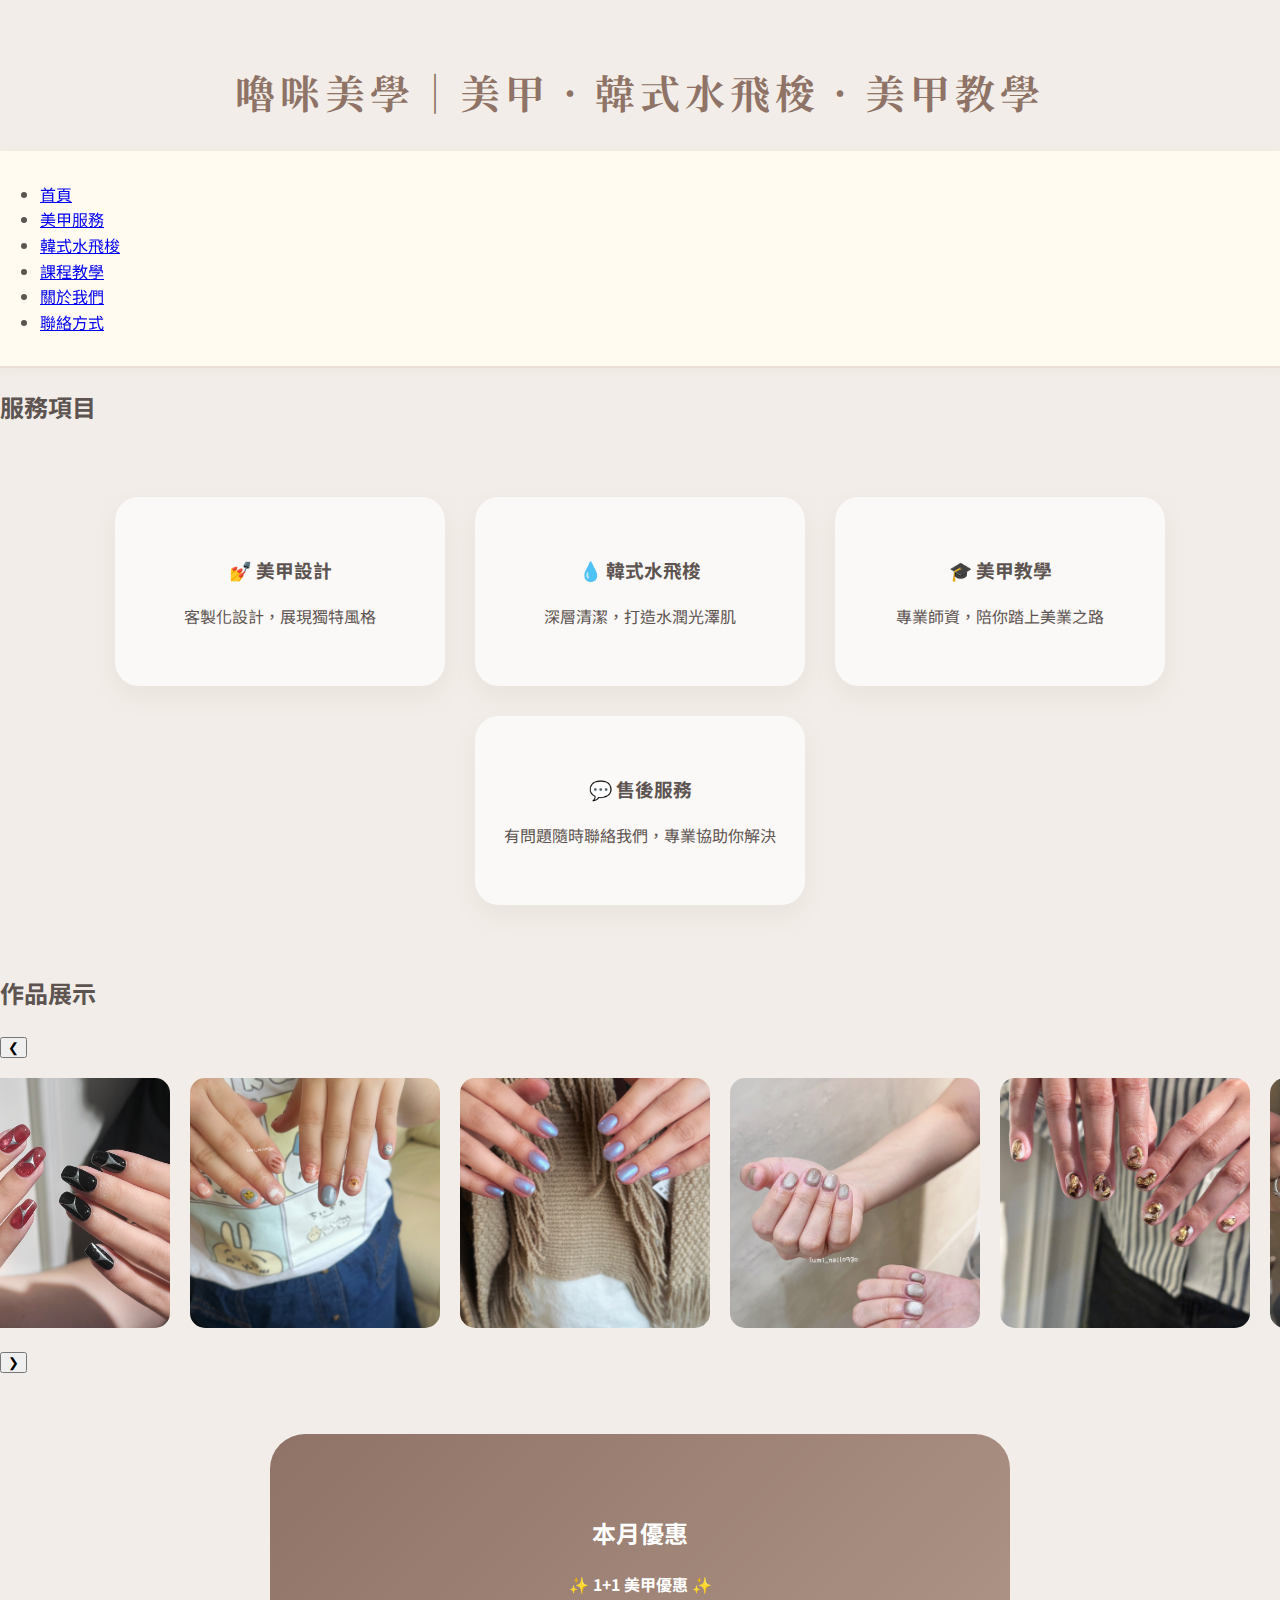
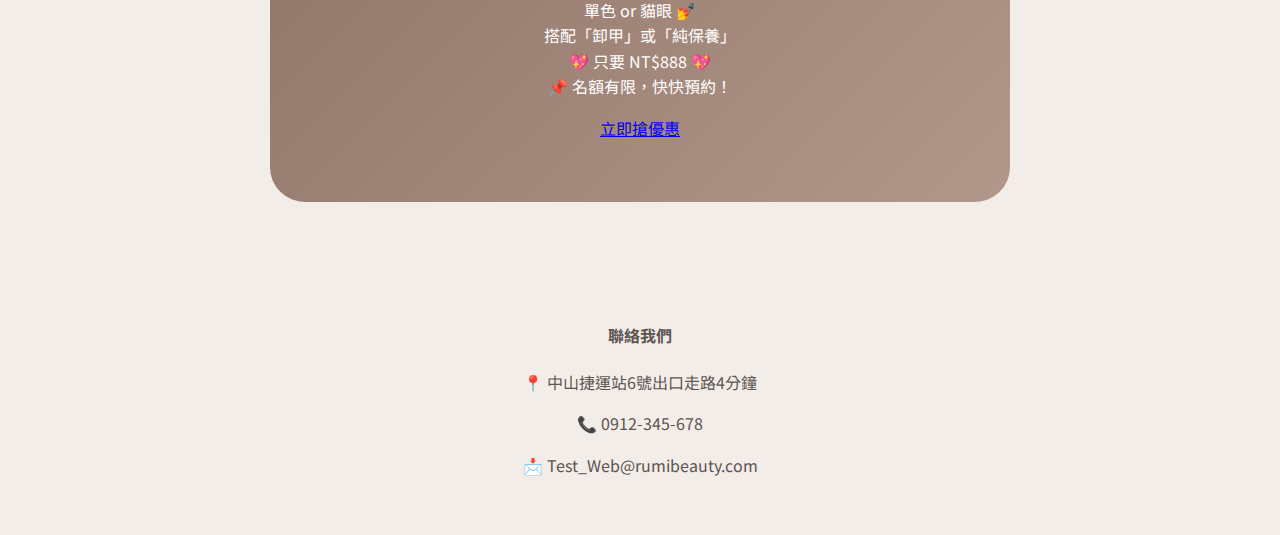
<file: index.html>
<!DOCTYPE html>
<html>
<head>
<meta charset="UTF-8">
<link rel="stylesheet" href="home.css">
<title>嚕咪美學｜美甲．韓式水飛梭．美甲教學</title>
<script src="home_01.js"></script>
</head>
<body class="back-color">
 	 <h1 class="page-title">嚕咪美學｜美甲．韓式水飛梭．美甲教學</h1>
 	 <nav class="navbar">	<!-- nav：用來包含網頁的導覽連結，常見於網站選單、導航列、側邊選單、頁腳快速連結 -->
    	<ul>
	        <li><a href="Home.html">首頁</a></li>
	        <li><a href="Manicure_service.html">美甲服務</a></li>
	        <li><a href="#">韓式水飛梭</a></li>
	        <li><a href="#">課程教學</a></li>
	        <li><a href="#">關於我們</a></li>
	        <li><a href="#">聯絡方式</a></li>
    	</ul>
	</nav>
	<!-- 首頁內容 -->
	<div class="home-content">
        <section class="services">
		  <h2>服務項目</h2>
		  <div class="service-list">
		  	<div class="service">
				<h3>💅 美甲設計</h3>
		      	<p>客製化設計，展現獨特風格</p>
		    </div>
		    <div class="service">
		      	<h3>💧 韓式水飛梭</h3>
		      	<p>深層清潔，打造水潤光澤肌</p>
		    </div>
		    <div class="service">
		      	<h3>🎓 美甲教學</h3>
		      	<p>專業師資，陪你踏上美業之路</p>
		    </div>
		    <div class="service">
		      	<h3>💬 售後服務</h3>
		      	<p>有問題隨時聯絡我們，專業協助你解決</p>
		    </div>
		  </div>
		</section>
		<section class="gallery">
		    <h2>作品展示</h2>
		    <div class="carousel-container">
		        <button class="prev">&#10094;</button>
		        <div class="carousel">
		            <img src="Images/line_oa_chat_250818_095451.jpg" alt="美甲作品1">
		            <img src="Images/line_oa_chat_250818_091332.jpg" alt="美甲作品2">
		            <img src="Images/S__123486216.jpg" alt="美甲作品3">
		            <img src="Images/S__123486220_0.jpg" alt="美甲作品4">
		            <img src="Images/S__124387336_0.jpg" alt="美甲作品5">
		            <img src="Images/S__124403721.jpg" alt="美甲作品6">
		        </div>
		        <button class="next">&#10095;</button>
		    </div>
		</section>
		
		
		
		<section class="promo">
		    <h2>本月優惠</h2>
		    <p>
		        ✨ <strong>1+1 美甲優惠</strong> ✨<br/>
		        單色 or 貓眼 💅<br/>
		        搭配「卸甲」或「純保養」<br/>
		        <span class="price">💖 只要 NT$888 💖</span><br/>
		        📌 名額有限，快快預約！
		    </p>
		    <a href="reservation.html" class="btn">立即搶優惠</a><br/>
		</section>
    </div>
	
	<footer class="footer">
	    <div class="footer-contact">
	      <h4>聯絡我們</h4>
	      <p>📍 中山捷運站6號出口走路4分鐘</p>
	      <p>📞 0912-345-678</p>
	      <p>📩 Test_Web@rumibeauty.com</p>
	    </div>
	</footer>

</body>
</html>
</file>
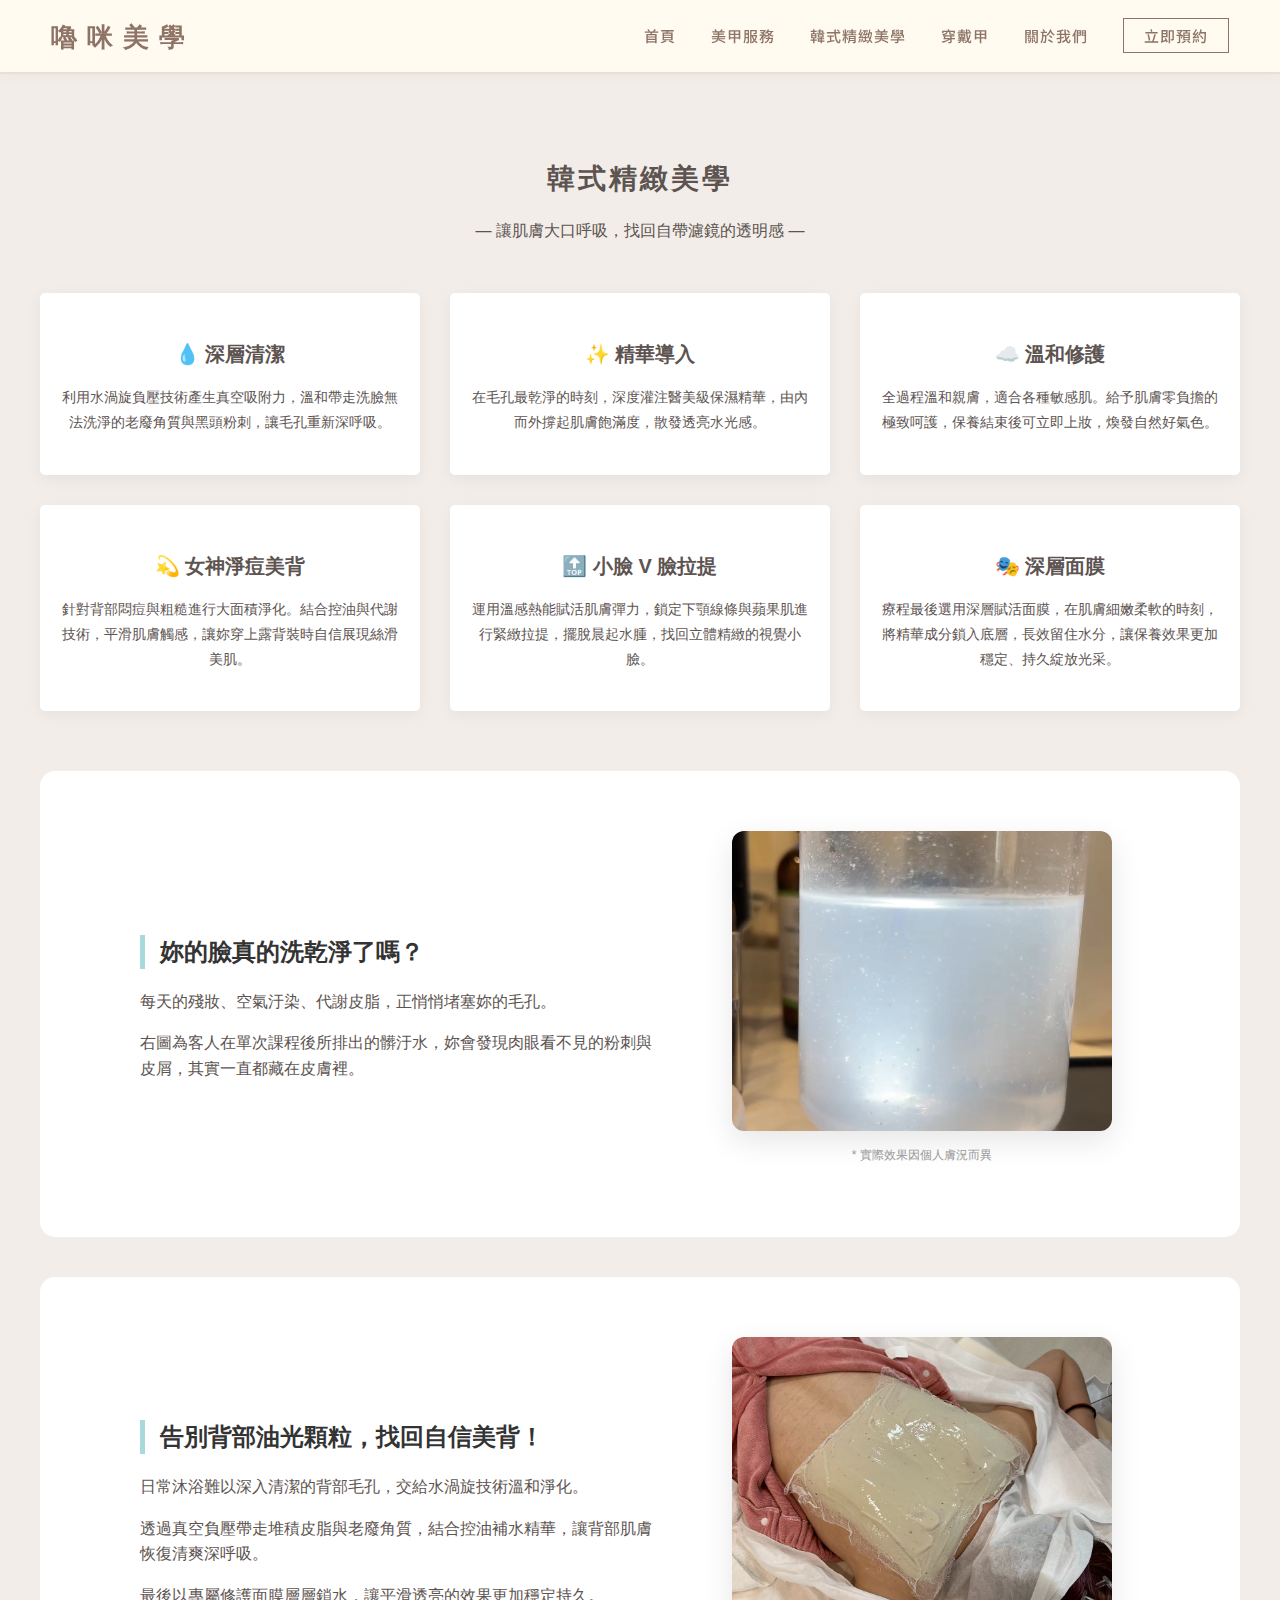
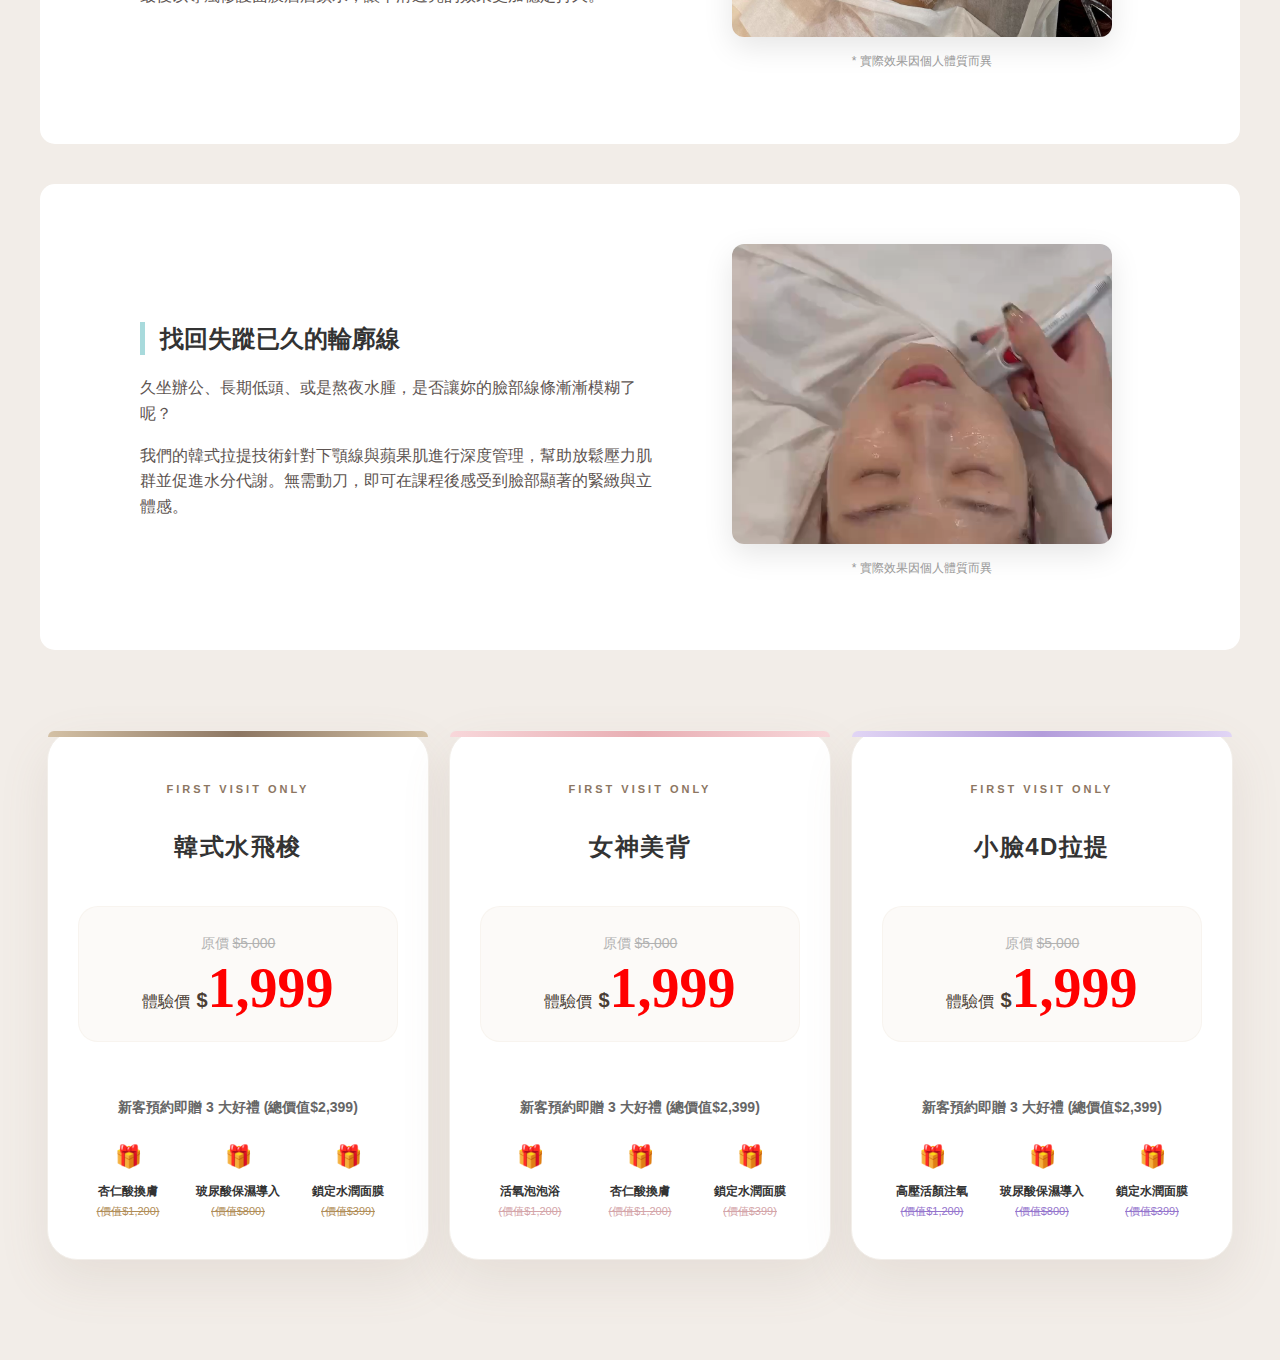
<file: HydraFacial.html>
<!-- 水飛梭 -->
<!DOCTYPE html>
<html>
<head>
	<meta charset="UTF-8">
	<link rel="stylesheet" href="CSS/HydraFacial.css">
	<title>嚕咪美學｜美甲．韓式水飛梭．美甲教學</title>
</head>
<body>
	 <nav class="navbar">
	    <div class="nav-container">
	        <a href="index.html" class="logo">嚕 咪 美 學</a>
			
			<!-- 手機/小螢幕版的"漢堡選單按鈕" -->
	        <button class="menu-toggle" id="mobile-menu">
	            <span class="bar"></span>	<!-- 漢堡的一條線 -->
	            <span class="bar"></span>
	            <span class="bar"></span>
	        </button>
	        
	        <ul class="nav-links" id="nav-links">
	            <li><a href="index.html">首頁</a></li>
	            <li><a href="Manicure_service.html">美甲服務</a></li>
	            <li><a href="HydraFacial.html">韓式精緻美學</a></li>
	            <li><a href="press-on-nails.html">穿戴甲</a></li>
	            <li><a href="#">關於我們</a></li>
	            <li><a href="#" class="nav-cta">立即預約</a></li>
	        </ul>
    	</div>
	</nav>
	
	<section class="aqua-peel-section">
	    <div class="section-header">
	        <h2>韓式精緻美學</h2>
	        <p>— 讓肌膚大口呼吸，找回自帶濾鏡的透明感 —</p>
	    </div>
	
	    <div class="features-container">
		    <div class="feature-card">
		        <h3>💧 深層清潔</h3>
		        <p>利用水渦旋負壓技術產生真空吸附力，溫和帶走洗臉無法洗淨的老廢角質與黑頭粉刺，讓毛孔重新深呼吸。</p>
		    </div>
		
		    <div class="feature-card">
		        <h3>✨ 精華導入</h3>
		        <p>在毛孔最乾淨的時刻，深度灌注醫美級保濕精華，由內而外撐起肌膚飽滿度，散發透亮水光感。</p>
		    </div>
		
		    <div class="feature-card">
		        <h3>☁️ 溫和修護</h3>
		        <p>全過程溫和親膚，適合各種敏感肌。給予肌膚零負擔的極致呵護，保養結束後可立即上妝，煥發自然好氣色。</p>
		    </div>
		
		    <div class="feature-card">
		        <h3>💫 女神淨痘美背</h3>
		        <p>針對背部悶痘與粗糙進行大面積淨化。結合控油與代謝技術，平滑肌膚觸感，讓妳穿上露背裝時自信展現絲滑美肌。</p>
		    </div>
		
		    <div class="feature-card">
		        <h3>🔝 小臉 V 臉拉提</h3>
		        <p>運用溫感熱能賦活肌膚彈力，鎖定下顎線條與蘋果肌進行緊緻拉提，擺脫晨起水腫，找回立體精緻的視覺小臉。</p>
		    </div>
		
		    <div class="feature-card">
		        <h3>🎭 深層面膜</h3>
		        <p>療程最後選用深層賦活面膜，在肌膚細嫩柔軟的時刻，將精華成分鎖入底層，長效留住水分，讓保養效果更加穩定、持久綻放光采。</p>
		    </div>
		</div>
		
		<!-- 水飛梭 -->
	    <div class="aqua-main-section">
		    <div class="aqua-content-flex">
		        
		        <div class="aqua-text-box">
		            <h3>妳的臉真的洗乾淨了嗎？</h3>
		            <p>每天的殘妝、空氣汙染、代謝皮脂，正悄悄堵塞妳的毛孔。</p>
		            <p>右圖為客人在單次課程後所排出的髒汙水，妳會發現肉眼看不見的粉刺與皮屑，其實一直都藏在皮膚裡。</p>
		        </div>
		
		        <div class="aqua-video-container">
		            <div class="video-crop-frame">
		                <video class="aqua-video-style" autoplay muted loop playsinline>
		                    <source src="Images/水飛梭/吸出來的粉刺水.mp4" type="video/mp4">
		                </video>
		            </div>
		            <p class="video-caption">* 實際效果因個人膚況而異</p>
		        </div>
		
		    </div>
		</div>
		
		<!-- 女神美背 -->
		<div class="aqua-main-section">
		    <div class="aqua-content-flex">
		        
		        <div class="aqua-text-box">
		            <h3>告別背部油光顆粒，找回自信美背！</h3>
		            <p>日常沐浴難以深入清潔的背部毛孔，交給水渦旋技術溫和淨化。</p>
		            <p>透過真空負壓帶走堆積皮脂與老廢角質，結合控油補水精華，讓背部肌膚恢復清爽深呼吸。</p>
		            <p>最後以專屬修護面膜層層鎖水，讓平滑透亮的效果更加穩定持久。</p>
		        </div>
		
		        <div class="aqua-video-container">
		            <div class="video-crop-frame">
					    <img src="Images/水飛梭/美背.jpg" class="aqua-video-style" alt="美背療程展示">
					</div>
		            <p class="video-caption">* 實際效果因個人體質而異</p>
		        </div>
		
		    </div>
		</div>
		
		<!-- 小臉拉提 -->
		<div class="aqua-main-section">
		    <div class="aqua-content-flex" > 
		        
		        <div class="aqua-text-box">
		            <h3>找回失蹤已久的輪廓線</h3>
		            <p>久坐辦公、長期低頭、或是熬夜水腫，是否讓妳的臉部線條漸漸模糊了呢？</p>
		            <p>我們的韓式拉提技術針對下顎線與蘋果肌進行深度管理，幫助放鬆壓力肌群並促進水分代謝。無需動刀，即可在課程後感受到臉部顯著的緊緻與立體感。</p>
		        </div>
		
		        <div class="aqua-video-container">
		            <div class="video-crop-frame">
		                <video class="aqua-video-style" autoplay muted loop playsinline>
		                    <source src="Images/水飛梭/拉提.mp4" type="video/mp4">
		                </video>
		            </div>
		            <p class="video-caption">* 實際效果因個人體質而異</p>
		        </div>
		
		    </div>
		</div>
		
		<!-- 水飛梭 -->
		<div class="offer-wrapper">
			<div class="new-guest-offer gold">
			    <div class="offer-header">
			        <span class="offer-badge">First Visit Only</span>
			        <h2 class="offer-title">韓式水飛梭</h2>
			    </div>
			    
			    <div class="offer-body">
			        <div class="offer-price">
			            <span class="original-line">原價 <span class="strikethrough">$5,000</span></span>
			            <div class="main-price">
			                <span class="price-label">體驗價</span>
			                <span class="currency">$</span>
			                <span class="discount-amount">1,999</span>
			            </div>
			        </div>
			        
			        <div class="gift-container">
			            <p class="gift-header">新客預約即贈 3 大好禮 <span>(總價值$2,399)</span></p>
			            <div class="gift-grid">
			                <div class="gift-item">
							    <div class="gift-icon">🎁</div>
							    <div class="gift-name">杏仁酸換膚<br><span class="strikethrough">(價值$1,200)</span></div>
							</div>
			                <div class="gift-item">
			                    <div class="gift-icon">🎁</div>
			                    <div class="gift-name">玻尿酸保濕導入<br><span class="strikethrough">(價值$800)</span></div>
			                </div>
			                <div class="gift-item">
			                    <div class="gift-icon">🎁</div>
			                    <div class="gift-name">鎖定水潤面膜<br><span class="strikethrough">(價值$399)</span></div>
			                </div>
			            </div>
			        </div>
			    </div>
			</div>
			<!-- 女神美背 -->
			<div class="new-guest-offer pink">
			    <div class="offer-header">
			        <span class="offer-badge">First Visit Only</span>
			        <h2 class="offer-title">女神美背</h2>
			    </div>
			    <div class="offer-body">
			        <div class="offer-price">
			            <span class="original-line">原價 <span class="strikethrough">$5,000</span></span>
			            <div class="main-price">
			                <span class="price-label">體驗價</span>
			                <span class="currency">$</span>
			                <span class="discount-amount">1,999</span>
			            </div>
			        </div>
			        <div class="gift-container">
			            <p class="gift-header">新客預約即贈 3 大好禮 <span>(總價值$2,399)</span></p>
			            <div class="gift-grid">
			                <div class="gift-item">
							    <div class="gift-icon">🎁</div>
							    <div class="gift-name">活氧泡泡浴<br><span class="strikethrough">(價值$1,200)</span></div>
							</div>
			                <div class="gift-item">
			                    <div class="gift-icon">🎁</div>
			                    <div class="gift-name">杏仁酸換膚<br><span class="strikethrough">(價值$1,200)</span></div>
			                </div>
			                <div class="gift-item">
			                    <div class="gift-icon">🎁</div>
			                    <div class="gift-name">鎖定水潤面膜<br><span class="strikethrough">(價值$399)</span></div>
			                </div>
			            </div>
			        </div>
			    </div>
			</div>
			
			<!-- 小臉4D拉提 -->
		<div class="new-guest-offer purple">
		    <div class="offer-header">
		        <span class="offer-badge">First Visit Only</span>
		        <h2 class="offer-title">小臉4D拉提</h2>
		    </div>
		    <div class="offer-body">
		        <div class="offer-price">
		            <span class="original-line">原價 <span class="strikethrough">$5,000</span></span>
		            <div class="main-price">
		                <span class="price-label">體驗價</span>
		                <span class="currency">$</span>
		                <span class="discount-amount">1,999</span>
		            </div>
		        </div>
		        <div class="gift-container">
		            <p class="gift-header">新客預約即贈 3 大好禮 <span>(總價值$2,399)</span></p>
		            <div class="gift-grid">
		                <div class="gift-item">
						    <div class="gift-icon">🎁</div>
						    <div class="gift-name">高壓活顏注氧<br><span class="strikethrough">(價值$1,200)</span></div>
						</div>
		                <div class="gift-item">
		                    <div class="gift-icon">🎁</div>
		                    <div class="gift-name">玻尿酸保濕導入<br><span class="strikethrough">(價值$800)</span></div>
		                </div>
		                <div class="gift-item">
		                    <div class="gift-icon">🎁</div>
		                    <div class="gift-name">鎖定水潤面膜<br><span class="strikethrough">(價值$399)</span></div>
		                </div>
		            </div>
		        </div>
		    </div>
		</div>
		</div>
		
	</section>
</body>
</html>
</file>
<file: home.css>
@charset "UTF-8";

/* --- 1. 引入字體 --- */
@import url('https://fonts.googleapis.com/css2?family=Noto+Serif+TC:wght@400;700&family=Noto+Sans+TC:wght@300;400;500&family=Playfair+Display:wght@700&display=swap');

/* --- 2. 核心色調與變數 --- */
:root {
    --primary-color: #8E7366;
    --accent-color: #B298DC;
    --text-dark: #5D5451;
    --bg-main: #F2EDE8;
    --bg-card: #FBF9F7;
    --white: #FFFFFF;
}

/* --- 3. 基礎設定 --- */
body {
    background-color: var(--bg-main);
    color: var(--text-dark);
    font-family: 'Noto Sans TC', "Microsoft JhengHei", sans-serif;
    line-height: 1.6;
    margin: 0;
    padding: 0;
    overflow-x: hidden; /* 確保全域不會有橫向捲軸 */
}

/* --- 4. 導覽列佈局 (全面流動化) --- */
.navbar {
    background: #FFFBF0;
    padding: 15px 0;
    position: sticky;
    top: 0;
    z-index: 1000;
    border-bottom: 2px solid #EADED7; 
    box-shadow: 0 2px 10px rgba(142, 115, 102, 0.05);
    width: 100%;
}

.nav-container {
    width: 92%;
    max-width: 1400px;
    margin: 0 auto;
    display: flex;
    justify-content: space-between; /* Logo 在左，選單在右 */
    align-items: center;
}

/* Logo 樣式：鎖定型態 */
.logo {
    text-decoration: none;
    font-family: 'Playfair Display', serif;
    font-size: 26px;
    letter-spacing: 2px;
    color: #8E7366;
    font-weight: 700;
    flex-shrink: 0;      /* 禁止被擠壓 */
    white-space: nowrap; /* 禁止換行 */
}

/* 電腦版選單 */
.nav-links {
    display: flex;
    list-style: none;
    margin: 0;
    padding: 0;
    align-items: center;
}

.nav-links li {
    margin-left: 35px;
}

.nav-links a {
    text-decoration: none;
    color: #8E7366;
    font-size: 15px;
    font-weight: 500;
    letter-spacing: 1px;
    position: relative;
    padding-bottom: 5px;
    transition: color 0.3s ease;
}

.nav-links a::after {
    content: '';
    position: absolute;
    width: 0;
    height: 1px;
    bottom: 0;
    left: 50%;
    background-color: #8E7366;
    transition: 0.3s ease;
    transform: translateX(-50%);
}

.nav-links a:hover::after {
    width: 100%;
}

/* 立即預約按鈕 */
.nav-cta {
    border: 1px solid #8E7366;
    padding: 6px 20px !important;
    border-radius: 0px;
    font-size: 14px;
}

.nav-cta:hover {
    background-color: #8E7366;
    color: #FFF !important;
}

/* 漢堡按鈕：預設隱藏 */
.menu-toggle {
    display: none;
    flex-direction: column;
    justify-content: space-between;
    height: 18px;
    width: 25px;
    cursor: pointer;
    background: none;
    border: none;
    padding: 0;
    z-index: 1100;
}

.menu-toggle .bar {
    height: 3px;
    width: 100%;
    background-color: #8E7366;
    border-radius: 10px;
    transition: all 0.3s ease;
}

/* --- 大張跑馬燈容器 --- */
.hero-carousel {
    position: relative;
    width: 100%;
    height: 60vh; /* 在電腦端佔螢幕高度的 60% */
    min-height: 300px;
    overflow: hidden;
    background-color: #E8E0D9; /* 載入前的緩衝色 */
}

.hero-track {
    width: 100%;
    height: 100%;
    position: relative;
}

.hero-slide {
    position: absolute;
    top: 0;
    left: 0;
    width: 100%;
    height: 100%;
    opacity: 0;
    transition: opacity 0.8s ease-in-out; /* 淡入淡出效果 */
    z-index: 1;
}

.hero-slide.active {
    opacity: 1;
    z-index: 2;
}

.hero-slide img {
    width: 100%;
    height: 100%;
    object-fit: cover; /* 關鍵：確保圖片填滿不變形 */
}

/* 左右箭頭 */
.hero-prev, .hero-next {
    position: absolute;
    top: 50%;
    transform: translateY(-50%);
    background: rgba(255, 255, 255, 0.3);
    border: none;
    color: white;
    font-size: 24px;
    padding: 15px;
    cursor: pointer;
    z-index: 10;
    border-radius: 0 5px 5px 0;
    backdrop-filter: blur(5px);
}

.hero-next {
    right: 0;
    border-radius: 5px 0 0 5px;
}

.hero-prev:hover, .hero-next:hover {
    background: rgba(142, 115, 102, 0.6);
}

/* 下方圓點 */
.hero-dots {
    position: absolute;
    bottom: 20px;
    left: 50%;
    transform: translateX(-50%);
    z-index: 10;
    display: flex;
    gap: 10px;
}

.dot {
    width: 12px;
    height: 12px;
    background: rgba(255, 255, 255, 0.5);
    border-radius: 50%;
    cursor: pointer;
}

.dot.active {
    background: #8E7366;
    width: 30px; /* 拉長效果，更有現代感 */
    border-radius: 10px;
}



/* --- 5. 響應式優化 (核心修正點) --- */

/* 平板與手機 (900px 以下切換為漢堡選單) */
@media (max-width: 900px) {
    .menu-toggle {
        display: flex;
        margin-left: auto; /* 強制靠右 */
    }

    .nav-links {
        position: fixed;
        right: -100%; /* 隱藏於右側 */
        top: 0;
        width: 260px; /* 側邊長條寬度 */
        height: 100vh;
        background-color: rgba(255, 251, 240, 0.98);
        flex-direction: column;
        justify-content: center;
        transition: 0.4s cubic-bezier(0.165, 0.84, 0.44, 1);
        z-index: 1050;
        box-shadow: -10px 0 30px rgba(0,0,0,0.05);
    }

    .nav-links.active {
        right: 0; /* 滑入 */
    }

    .nav-links li {
        margin: 20px 0;
        margin-left: 0;
        width: 100%;
        text-align: center;
    }

    .nav-links a::after {
        display: none; /* 手機版不使用下劃線動畫 */
    }
}

/* 漢堡按鈕轉 X 動畫 */
.menu-toggle.is-active .bar:nth-child(1) {
    transform: translateY(7.5px) rotate(45deg);
}
.menu-toggle.is-active .bar:nth-child(2) {
    opacity: 0;
}
.menu-toggle.is-active .bar:nth-child(3) {
    transform: translateY(-7.5px) rotate(-45deg);
}

@media (max-width: 768px) {
    .hero-carousel {
        height: 40vh; /* 手機版縮小一點高度 */
    }
}


/* 手機版細節 (600px 以下) */
@media (max-width: 600px) {
    .logo {
        font-size: 22px; /* 手機端稍微縮小字體防止擁擠 */
    }
    
    .page-title {
        font-size: 28px !important;
        margin-top: 40px;
    }

    .service-list {
        display: grid;
        grid-template-columns: repeat(2, 1fr);
        gap: 15px;
        padding: 20px 15px;
    }

    .service {
        width: 100% !important;
        padding: 20px 10px;
        border-radius: 15px;
    }

    .service h3 { font-size: 16px; }

    .carousel img {
        width: 100% !important;
        aspect-ratio: 1 / 1;
    }
}

/* --- 6. 其他組件 (首頁內容、服務、優惠) --- */
.page-title {
    text-align: center;
    color: var(--primary-color);
    font-size: 40px;
    font-family: 'Noto Serif TC', serif;
    margin-top: 60px;
    letter-spacing: 5px;
}

.service-list {
    display: flex;
    justify-content: center;
    gap: 30px;
    padding: 50px 20px;
    flex-wrap: wrap;
}

.service {
    background: var(--bg-card);
    border-radius: 24px;
    padding: 40px 25px;
    width: 280px;
    text-align: center;
    box-shadow: 0 10px 25px rgba(142, 115, 102, 0.08);
    transition: 0.4s ease;
}

.service:hover {
    transform: translateY(-8px);
}

.promo {
    background: linear-gradient(135deg, #8E7366 0%, #B2988A 100%);
    color: #FFF;
    padding: 60px 20px;
    max-width: 700px;
    margin: 60px auto;
    border-radius: 35px;
    text-align: center;
}

.carousel-container { position: relative; width: 100%; }
.carousel {
    display: flex;
    gap: 20px;
    overflow-x: auto;
    scroll-behavior: smooth;
    padding: 20px;
    scrollbar-width: none;
}
.carousel::-webkit-scrollbar { display: none; }

.carousel img {
    width: 250px;
    height: 250px;
    flex-shrink: 0;
    object-fit: cover;
    border-radius: 15px;
}

.footer {
    background-color: var(--footer-bg);
    padding: 40px 20px;
    text-align: center;
}
</file>
<file: CSS/HydraFacial.css>
@charset "UTF-8";

/* --- 1. 引入字體 --- */
@import url('https://fonts.googleapis.com/css2?family=Noto+Serif+TC:wght@400;700&family=Noto+Sans+TC:wght@300;400;500&family=Playfair+Display:wght@700&display=swap');

/* --- 2. 核心色調與變數 --- */
:root {
    --primary-color: #8E7366;		/* 標題、重點按鈕、邊框 */
    --accent-color: #B298DC;		/* 提示、連結 Hover、強調小圖示 */
    --text-dark: #5D5451;			/* 一般內文、副標題 */
    --bg-main: #F2EDE8;				/* 網站大背景、區塊間隔 */
    --bg-card: #FBF9F7;				/* 卡片容器、導覽列背景 */
    --white: #FFFFFF;				
}

/* --- 3. 基礎設定 --- */
body {
    background-color: var(--bg-main);
    color: var(--text-dark);
    font-family: 'Noto Sans TC', "Microsoft JhengHei", sans-serif;	/* 字體設定 */
    line-height: 1.6;	/* 設定行高為字體大小的 1.6 倍 */
    margin: 0;
    padding: 0;
    overflow-x: hidden; /* 禁止水平捲軸出現 */
}

/* 上面橫條設定：負責背景與定位*/
.navbar {
    background: #FFFBF0;
    padding: 15px 0;
    position: sticky;		/* 搭配top:0 黏在畫面最上方 */
    top: 0;
    z-index: 1000;			/* 層級管理 */
    border-bottom: 2px solid #EADED7; 	/* 底線 */
    box-shadow: 0 2px 10px rgba(142, 115, 102, 0.05);	/* 輕微陰影 */
    width: 100%;			/* 全寬 */
}

/* 上面橫條設定：內容對齊與寬度限制 */
.nav-container {
    width: 92%;
    max-width: 1400px;
    margin: 0 auto;		/* 水平置中 */ 
    display: flex;
    justify-content: space-between; /* 左右兩端對齊，Logo 在左，選單 / 按鈕在右 */
    align-items: center;		/* 垂直置中對齊 */
}

/* Logo 樣式：鎖定型態 嚕咪美學 */
.logo {
    text-decoration: none;
    font-family: 'Playfair Display', serif;
    font-size: 26px;
    letter-spacing: 2px;
    color: #8E7366;
    font-weight: 700;
    flex-shrink: 0;      /* 禁止被擠壓 */
    white-space: nowrap; /* 禁止換行 */
}

/* 電腦版選單 */
.nav-links {
    display: flex;		/* 將 <ul> 變成 Flex 容器 */
    list-style: none;	/* 移除 <ul> 預設的圓點（bullet） */
    margin: 0;			/* 移除預設的外距與內距 */
    padding: 0;
    align-items: center;/* Flex 容器垂直置中 <li> */
}

/* 控制選單項目之間的水平間距 */
.nav-links li {
    margin-left: 35px;
}

/* 選單連結樣式設定 */ 
.nav-links a {
    text-decoration: none;	/* 移除 <a> 的預設底線 */
    color: #8E7366;
    font-size: 15px;
    font-weight: 500;
    letter-spacing: 1px;	/* 字母間距 1px */
    position: relative;
    padding-bottom: 5px;	/* 下方留 5px 空間 */
    transition: color 0.3s ease;	/* 文字顏色改變時有漸變效果 */
}

/* 初始底線樣式（高度、顏色、寬度 0、定位） */ 
.nav-links a::after {
    content: '';			/* 這裡是空內容，只用來顯示「線條」 */
    position: absolute;		/* 絕對定位 */
    width: 0;
    height: 1px;			/* 底線厚度 1px */
    bottom: 0;				/* 底線放在文字底部 */
    left: 50%;
    background-color: #8E7366;
    transition: 0.3s ease;	/* 寬度變化或顏色變化有過渡效果 */
    transform: translateX(-50%);	/* 將底線從左邊偏移修正到真正居中 */
}

/* 滑鼠 hover 動態展開底線 */
.nav-links a:hover::after {
    width: 100%;
}

/* 立即預約按鈕 */
.nav-cta {
    border: 1px solid #8E7366;
    padding: 6px 20px !important;	/* 上下內距 6px，左右 20px → 按鈕長條形 */
    border-radius: 0px;				/* 按鈕沒有圓角 */
    font-size: 14px;
}

.nav-cta:hover {
    background-color: #8E7366;	/* 滑鼠 hover 時按鈕背景變成奶茶棕色 */
    color: #FFF !important;		/* 強制覆蓋其他文字顏色設定 */
}

/* 漢堡按鈕：預設隱藏 */
.menu-toggle {
    display: none;		/* 初始不顯示 */
    flex-direction: column;		/* 讓內部的 <span class="bar"> 垂直排列 */
    justify-content: space-between;	/* 上中下三條線平均分布在按鈕高度內 */
    height: 18px;
    width: 25px;
    cursor: pointer;		/* 滑鼠移到按鈕時變手指圖示 */
    background: none;
    border: none;
    padding: 0;			/* 去掉內邊距 */
    z-index: 1100;
}

/* 漢堡選單按鈕內的三條線 */
.menu-toggle .bar {
    height: 3px;				/* 每條線的高度 3px */
    width: 100%;
    background-color: #8E7366;
    border-radius: 10px;		/* 線條兩端圓角 */
    transition: all 0.3s ease;	/* 過渡效果 → 點擊時可以平滑動畫  搭配 JS 做漢堡 → 「X」動畫時，看起來自然流暢 */
}


.aqua-peel-section {
            font-family: "PingFang TC", "Microsoft JhengHei", sans-serif;
            background-color: var(--brand-beige);
            padding: 60px 20px;
            color: var(--brand-brown);
            max-width: 1200px;
            margin: 0 auto;
        }

        .section-header {
            text-align: center;
            margin-bottom: 50px;
        }

        .section-header h2 {
            font-size: 28px;
            letter-spacing: 3px;
            margin-bottom: 10px;
        }

        .section-header p {
            font-size: 16px;
            color: var(--text-gray);
        }

        /* 三大優勢區塊 */
        .features-container {
            display: grid;
            grid-template-columns: repeat(auto-fit, minmax(300px, 1fr));
            gap: 30px;
            margin-bottom: 60px;
        }

        .feature-card {
            background: var(--white);
            padding: 25px 20px;
            text-align: center;
            border-radius: 5px;
            box-shadow: 0 4px 15px rgba(0,0,0,0.05);
            transition: transform 0.3s;
        }

        .feature-card:hover {
            transform: translateY(-10px);
        }

        .feature-card i {
            font-size: 40px;
            margin-bottom: 20px;
            display: block;
        }

        .feature-card h3 {
            font-size: 20px;
            margin-bottom: 15px;
        }

        .feature-card p {
            font-size: 14px;
            line-height: 1.8;
            color: var(--text-gray);
        }

        /* 震撼對比區塊 */
        .comparison-box {
            background: var(--white);
            border-radius: 10px;
            padding: 40px;
            display: flex;
            align-items: center;
            flex-wrap: wrap;
            gap: 40px;
        }

        .comparison-text {
            flex: 1;
            min-width: 300px;
        }

        .comparison-image {
            flex: 1;
            min-width: 300px;
            text-align: center;
        }

        .comparison-image img {
            max-width: 100%;
            border-radius: 5px;
            border: 1px solid #eee;
        }

        .cta-button {
            display: inline-block;
            background-color: var(--brand-brown);
            color: white;
            padding: 15px 40px;
            text-decoration: none;
            letter-spacing: 2px;
            margin-top: 20px;
            border-radius: 2px;
            transition: opacity 0.3s;
        }

        .cta-button:hover {
            opacity: 0.8;
        }
        

/* 最外層：底色與背景間距 */
.aqua-main-section {
    background-color: #ffffff; /* 或是你的底色 */
    padding: 60px 100px;
    border-radius: 15px;       /* 圖片中的圓角白底 */
    max-width: 1000px;
    margin: 40px auto;         /* 讓整個區塊水平置中 */
}

.aqua-text-box h3 {
    font-size: 24px;         /* 稍微放大字級 */
    font-weight: 700;        /* 加粗 */
    color: #333;             /* 深灰色比純黑更有質感 */
    line-height: 1.4;
    margin-bottom: 20px;
    padding-left: 15px;      /* 為左側裝飾留空間 */
    border-left: 5px solid #a8dadc; /* 使用粉藍或品牌色，對應水飛梭的主題 */
    display: block;
}

/* 彈性佈局：控制左右並排 */
.aqua-content-flex {
    display: flex;
    align-items: center;       /* 垂直置中 */
    justify-content: space-between;
    gap: 40px;                 /* 左右間距 */
}

/* 左側文字設定 */
.aqua-text-box {
    flex: 1.2;                 /* 文字佔比稍微多一點 */
    text-align: left;
}

/* 右側影片容器：關鍵在於讓內部垂直排列 */
.aqua-video-container {
    flex: 1;
    display: flex;
    flex-direction: column;    /* 讓影片和下方提示字成一列 */
    align-items: center;       /* 讓影片和提示字在右側區域內置中 */
}

/* 影片裁切相框 */
.video-crop-frame {
    width: 100%;
    max-width: 380px;          /* 限制影片寬度 */
    height: 300px;             /* 【裁切核心】調整此高度切掉紅框 */
    overflow: hidden;
    border-radius: 12px;
    box-shadow: 0 10px 30px rgba(0,0,0,0.1);
}

/* 影片本人：填滿裁切框 */
.aqua-video-style {
    width: 100%;
    height: 100%;
    object-fit: cover;         /* 自動拉伸並裁切 */
    display: block;
}

/* 下方紅色的提示字（改為 Class） */
.video-caption {
    font-size: 12px;
    color: #999;
    margin-top: 15px;          /* 與影片拉開距離 */
    text-align: center;
    width: 100%;
}


/* 新客專屬優惠 */ 
/* 容器主體 */
/* 外層容器：讓卡片左右排列 */
.offer-wrapper {
    display: flex;
    justify-content: center;
    align-items: stretch; /* 讓三張卡片高度整齊一致 */
    gap: 20px;            /* 適度縮小間距，確保排得下 */
    max-width: 1200px;    /* 設定最大寬度限制 */
    margin: 0 auto;       /* 居中對齊 */
    padding: 40px 20px;
}

/* 基礎卡片樣式 */
.new-guest-offer {
    background: #ffffff;
    flex: 1;
    max-width: 420px; /* 稍微縮小一點以便併排 */
    min-width: 320px;
    padding: 50px 30px 40px;
    border-radius: 30px;
    text-align: center;
    box-shadow: 0 20px 50px rgba(140, 118, 98, 0.12);
    position: relative;
    border: 1px solid #f2eee9;
    font-family: "PingFang TC", "Microsoft JhengHei", sans-serif;
    transition: transform 0.3s ease;
}

.new-guest-offer:hover {
    transform: translateY(-5px); /* 滑鼠滑過輕微浮起 */
}

/* 頂部裝飾條 (變數控制顏色) */
.new-guest-offer::before {
    content: "";
    position: absolute;
    top: 0; left: 0; right: 0;
    height: 6px;
    border-radius: 30px 30px 0 0;
}

/* --- 主題顏色控制 --- */
/* 金色主題 (水飛梭) */
.new-guest-offer.gold::before { background: linear-gradient(90deg, #d4c1a5, #8c7662, #d4c1a5); }
.new-guest-offer.gold .discount-amount { color: #ff0000; }
.new-guest-offer.gold .gift-name span { color: #b08d57; }

/* 粉色主題 (美背) */
.new-guest-offer.pink::before { background: linear-gradient(90deg, #f8d7da, #e8aeb3, #f8d7da); }
.new-guest-offer.pink .discount-amount { color: #ff0000; }
.new-guest-offer.pink .gift-name span { color: #d4a5a9; }

/* 紫色主題 (小臉4D拉提) */
.new-guest-offer.purple::before { background: linear-gradient(90deg, #E1D5F5, #B39DDB, #E1D5F5); }
.new-guest-offer.purple .discount-amount { color: #ff0000; }
.new-guest-offer.purple .gift-name span { color: #9575CD;}


/* 內部文字樣式 */
.offer-badge {
    color: #8c7662;
    font-size: 11px;
    letter-spacing: 3px;
    font-weight: 700;
    text-transform: uppercase;
    display: block;
    margin-bottom: 12px;
}

.offer-title {
    color: #333;
    font-size: 24px;
    font-weight: 600;
    margin-bottom: 30px;
    letter-spacing: 1.5px;
    height: 2.4em; /* 確保標題長度不同時卡片依然整齊 */
    display: flex;
    align-items: center;
    justify-content: center;
}

/* 價格區塊 */
.offer-price {
    background: #fcfaf8;
    padding: 25px 20px;
    border-radius: 20px;
    margin-bottom: 30px;
    border: 1px solid rgba(176, 141, 87, 0.05);
}

.original-line {
    display: block;
    color: #b2b2b2;
    font-size: 14px;
    margin-bottom: 6px;
}

.strikethrough { text-decoration: line-through; }

.main-price {
    display: flex;
    justify-content: center;
    align-items: baseline;
    color: #4a3e35;
}

.price-label { font-size: 16px; margin-right: 6px; }
.currency { font-size: 20px; font-weight: 600; }
.discount-amount {
    font-size: 56px;
    font-weight: 700;
    line-height: 1;
    font-family: 'Consolas', serif;
}

/* 贈品區塊 */
.gift-container { padding-top: 10px; }
.gift-header { font-size: 14px; color: #666; font-weight: 600; margin-bottom: 20px; }
.gift-grid { display: flex; justify-content: space-around; gap: 10px; }
.gift-item { flex: 1; }
.gift-icon { font-size: 22px; margin-bottom: 8px; display: block; }
.gift-name { font-size: 12px; color: #333; font-weight: 600; line-height: 1.5; }
.gift-name span { display: block; font-size: 11px; font-weight: 400; margin-top: 3px; }



/* 平板與手機 (900px 以下切換為漢堡選單) */
@media (max-width: 900px) {
    .menu-toggle {
        display: flex;
        margin-left: auto; /* 強制靠右 */
    }

    .nav-links {
        position: fixed;
        right: -100%; /* 隱藏於右側 */
        top: 0;
        width: 260px; /* 側邊長條寬度 */
        height: 100vh;
        background-color: rgba(255, 251, 240, 0.98);
        flex-direction: column;
        justify-content: center;
        transition: 0.4s cubic-bezier(0.165, 0.84, 0.44, 1);
        z-index: 1050;
        box-shadow: -10px 0 30px rgba(0,0,0,0.05);
    }

    .nav-links.active {
        right: 0; /* 滑入 */
    }

    .nav-links li {
        margin: 20px 0;
        margin-left: 0;
        width: 100%;
        text-align: center;
    }

    .nav-links a::after {
        display: none; /* 手機版不使用下劃線動畫 */
    }
}

/* 漢堡按鈕轉 X 動畫 */
.menu-toggle.is-active .bar:nth-child(1) {
    transform: translateY(7.5px) rotate(45deg);
}
.menu-toggle.is-active .bar:nth-child(2) {
    opacity: 0;
}
.menu-toggle.is-active .bar:nth-child(3) {
    transform: translateY(-7.5px) rotate(-45deg);
}

@media (max-width: 768px) {
    .hero-carousel {
        height: 40vh; /* 手機版縮小一點高度 */
    }
    
    
    /* 工作照 */
    .about-container {
        flex-direction: column; /* 手機版改為上下排列 */
        text-align: center;
    }
    
    /* 本月優惠 */
    .promo-glass-card { padding: 40px 25px; }
    .promo-content-row { flex-direction: column; text-align: center; }
    .promo-features li { font-size: 15px; }
    .price-value { font-size: 56px; }
    
    
     /* 圖片縮圖 */ 
    .modal-body {
        flex-direction: column;
    }
    .thumbnail-list {
        flex-direction: row; /* 手機版縮圖改橫排 */
        height: auto;
    }
    .thumb-item {
        width: 80px;
    }
    
    .aqua-content-flex {
        flex-direction: column;
        text-align: center;
    }
    .aqua-text-box {
        text-align: center;
    }
}


/* 手機版細節 (600px 以下) */
@media (max-width: 600px) {
	
    .logo {
        font-size: 22px; /* 手機端稍微縮小字體防止擁擠 */
    }
    
    .page-title {
        font-size: 28px !important;
        margin-top: 40px;
    }

    .service-list {
        display: grid;
        grid-template-columns: repeat(2, 1fr);
        gap: 15px;
        padding: 20px 15px;
    }

    .service {
        width: 100% !important;
        padding: 20px 10px;
        border-radius: 15px;
    }

    .service h3 { font-size: 16px; }

    .carousel img {
        width: 100% !important;
        aspect-ratio: 1 / 1;
    }
}
</file>
